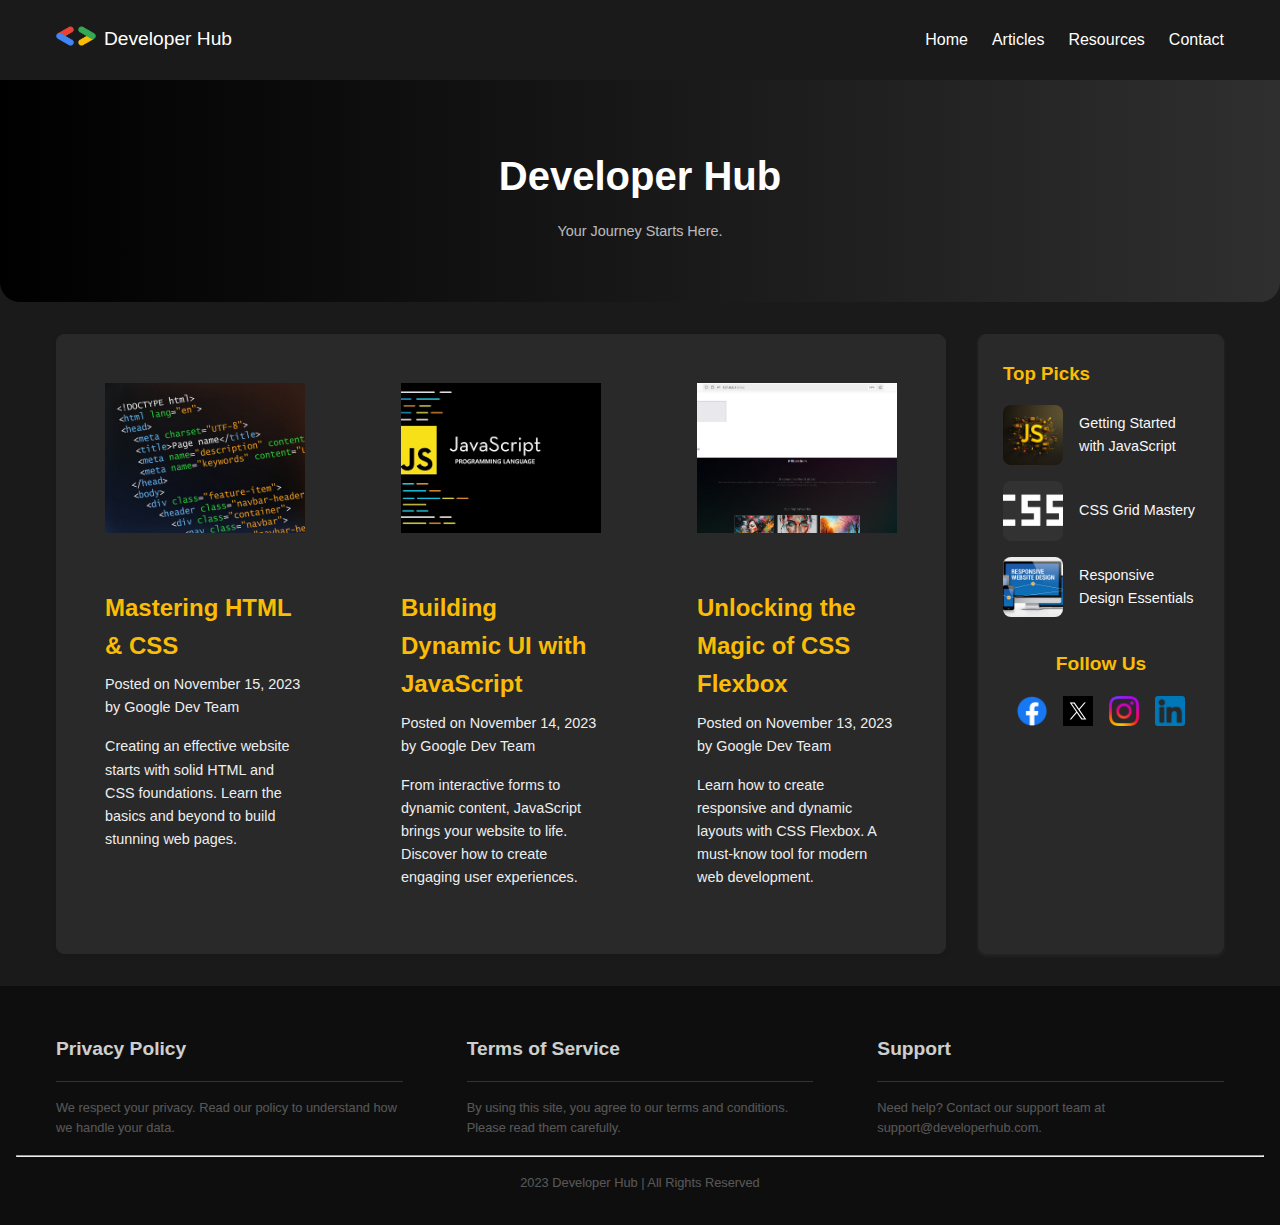
<file: Project/index.html>
<!DOCTYPE html>
<html lang="en">
  <head>
    <meta charset="UTF-8" />
    <meta name="viewport" content="width=device-width, initial-scale=1.0" />
    <title>Google-Themed Developer Hub</title>
    <link rel="stylesheet" href="style.css" />
  </head>
  <body>
    <div>
      <header>
        <nav class="navbar">
          <div class="navbar--container">
            <div class="logo-container">
              <div class="logo-img-container">
                <img src="assets/images/GDG-LOGO.png" alt="Developer Hub Logo" />
              </div>
              <p>Developer Hub</p>
            </div>
            <ul class="nav-links-container">
              <li><a href="#">Home</a></li>
              <li><a href="#">Articles</a></li>
              <li><a href="#">Resources</a></li>
              <li><a href="#">Contact</a></li>
            </ul>
          </div>
        </nav>
        <section class="header-banner-container">
          <h1>Developer Hub</h1>
          <p>Your Journey Starts Here.</p>
        </section>
      </header>

      <main class="main">
        <div class="main-posts">
          <article>
            <div>
              <div class="post-image">
                <img src="assets/images/post1.jpg" alt="HTML & CSS Code Snippet" />
              </div>
              <div class="post-content">
                <h2>Mastering HTML & CSS</h2>
                <p class="post-meta">Posted on November 15, 2023 by Google Dev Team</p>
                <p class = "post-meta">Creating an effective website starts with solid HTML and CSS foundations. Learn the basics and beyond to build stunning web pages.</p>
              </div>
            </div>

            <div>
              <div class="post-image">
                <img src="assets/images/post2.png" alt="JavaScript Code Snippet" />
              </div>
              <div class="post-content">
                <h2>Building Dynamic UI with JavaScript</h2>
                <p class="post-meta">Posted on November 14, 2023 by Google Dev Team</p>
                <p class = "post-meta">From interactive forms to dynamic content, JavaScript brings your website to life. Discover how to create engaging user experiences.</p>
              </div>
            </div>

            <div>
              <div class="post-image">
                <img src="assets/images/aside4.png" alt="CSS Flexbox Example" />
              </div>
              <div class="post-content">
                <h2>Unlocking the Magic of CSS Flexbox</h2>
                <p class="post-meta">Posted on November 13, 2023 by Google Dev Team</p>
                <p class = "post-meta">Learn how to create responsive and dynamic layouts with CSS Flexbox. A must-know tool for modern web development.</p>
              </div>
            </div>
          </article>
        </div>

        <aside class="sidebar">
          <div class="popular-posts-side">
            <h3>Top Picks</h3>
            <div class="popular-post">
              <img src="assets/images/aside1.jpg" alt="JavaScript Basics" />
              <a href="#">Getting Started with JavaScript</a>
            </div>
            <div class="popular-post">
              <img src="assets/images/aside2.png" alt="CSS Grid" />
              <a href="#">CSS Grid Mastery</a>
            </div>
            <div class="popular-post">
              <img src="assets/images/aside3.jpg" alt="Responsive Design" />
              <a href="#">Responsive Design Essentials</a>
            </div>
          </div>

          <div class="social-side">
            <h3>Follow Us</h3>
            <div>
              <a href="#"><img src="assets/images/facebook.png" alt="Facebook" /></a>
              <a href="#"><img src="assets/images/twitter.jpg" alt="Twitter" /></a>
              <a href="#"><img src="assets/images/instagram.png" alt="Instagram" /></a>
              <a href="#"><img src="assets/images/linkedin.png" alt="LinkedIn" /></a>
            </div>
          </div>
        </aside>
      </main>

      <footer class="footer">
        <div class="footer-content">
          <div class="footerBox">
            <h3>Privacy Policy</h3>
            <hr />
            <p>We respect your privacy. Read our policy to understand how we handle your data.</p>
          </div>
          <div class="footerBox">
            <h3>Terms of Service</h3>
            <hr />
            <p>By using this site, you agree to our terms and conditions. Please read them carefully.</p>
          </div>
          <div class="footerBox">
            <h3>Support</h3>
            <hr />
            <p>Need help? Contact our support team at support@developerhub.com.</p>
          </div>
        </div>
        <hr />
        <p>2023 Developer Hub | All Rights Reserved</p>
      </footer>
    </div>
  </body>
</html>
</file>
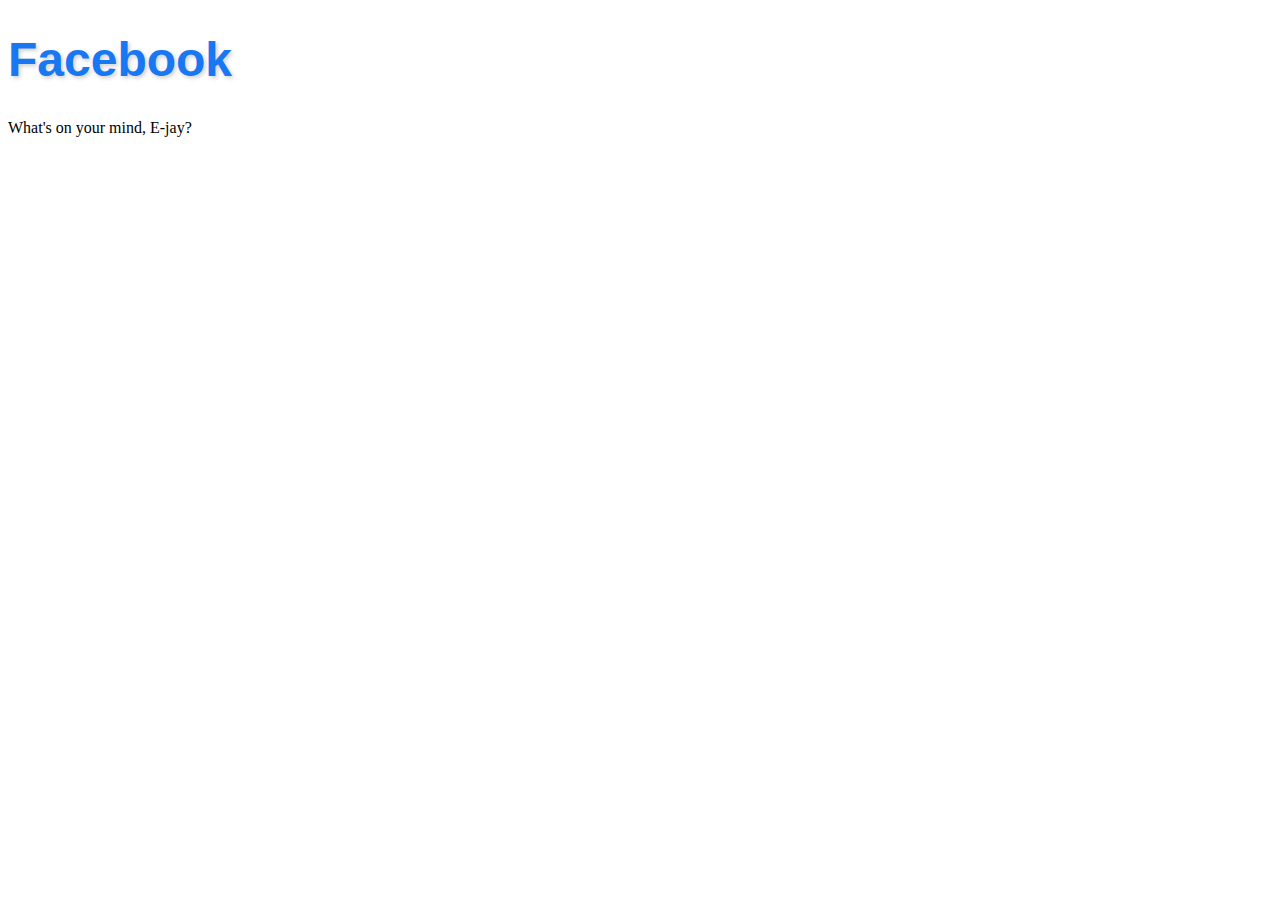
<file: Assigments-Exercises/CSS-Assigments/CSS-1/CSS1.html>
<!DOCTYPE html>

<html lang="en">

    <head>
        <meta charset="UTF-8">
        <meta name="viewport" content="width=device-width, initial-scale=1.0">
        <title>Facebook Logo Text</title>
        <link rel="stylesheet" href="./CSS1.css">
    </head>

    <body>
        <h1 class="facebook-text">Facebook</h1>
        <p>What's on your mind, E-jay?</p>
    </body>

</html>
</file>
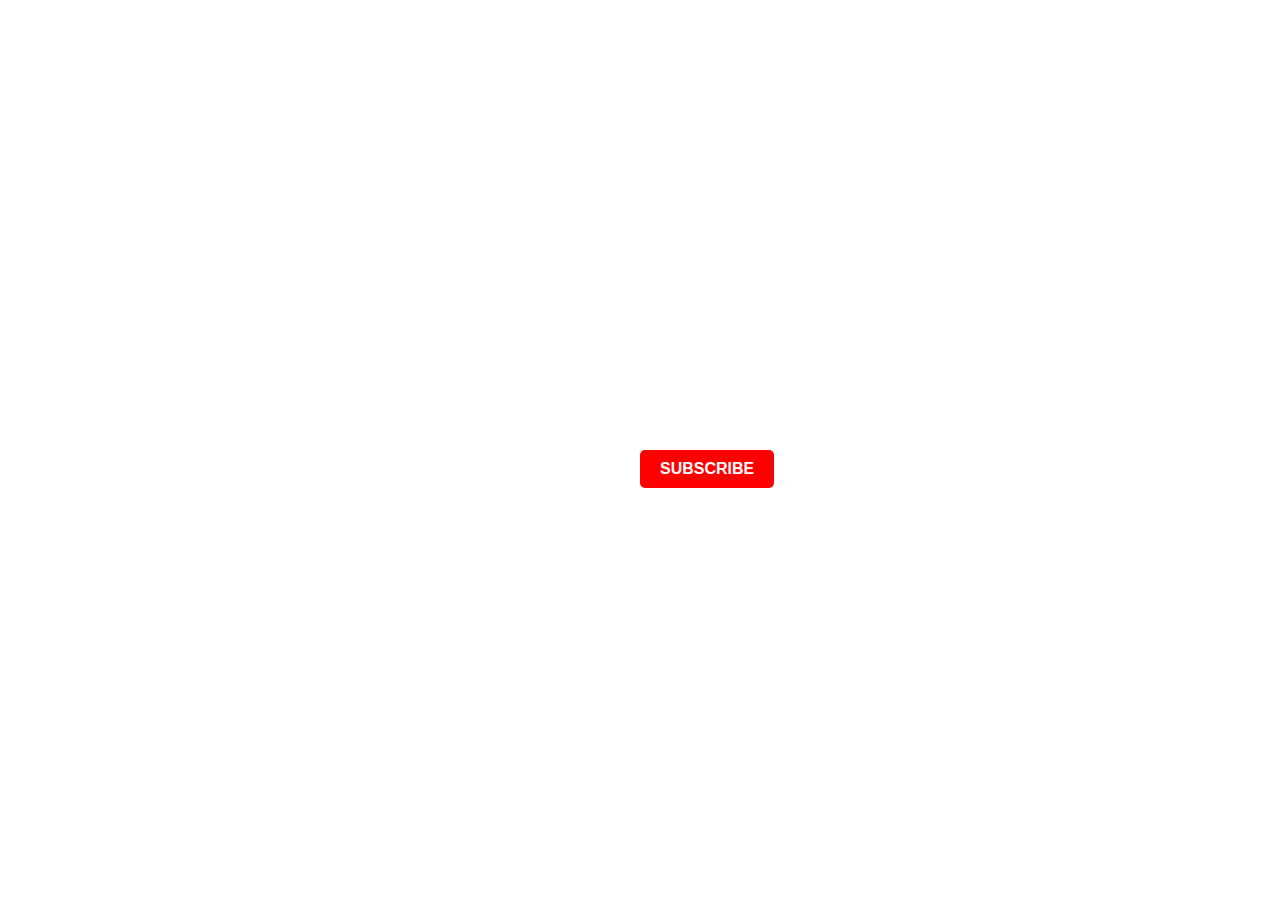
<file: Assigments-Exercises/CSS-Assigments/CSS-2/CSS2.html>
<!DOCTYPE html>
<html lang="en">
<head>
    <meta charset="UTF-8">
    <meta name="viewport" content="width=device-width, initial-scale=1.0">
    <link rel = "stylesheet" href = "CSS2.css">
    <link rel="preconnect" href="https://fonts.googleapis.com">
    <link rel="preconnect" href="https://fonts.gstatic.com" crossorigin>
    <link href="https://fonts.googleapis.com/css2?family=Roboto:ital,wght@0,100;0,300;0,400;0,500;0,700;0,900;1,100;1,300;1,400;1,500;1,700;1,900&display=swap" rel="stylesheet">
    <title>Button Styling</title>
</head>
<body>
    <div style =
    "position: absolute;
    left: 50%;
    right: 50%;
    top: 50%;">
        <button class = "subscribe-button">
            SUBSCRIBE
        </button>
    </div>
</body>
</html>
</file>
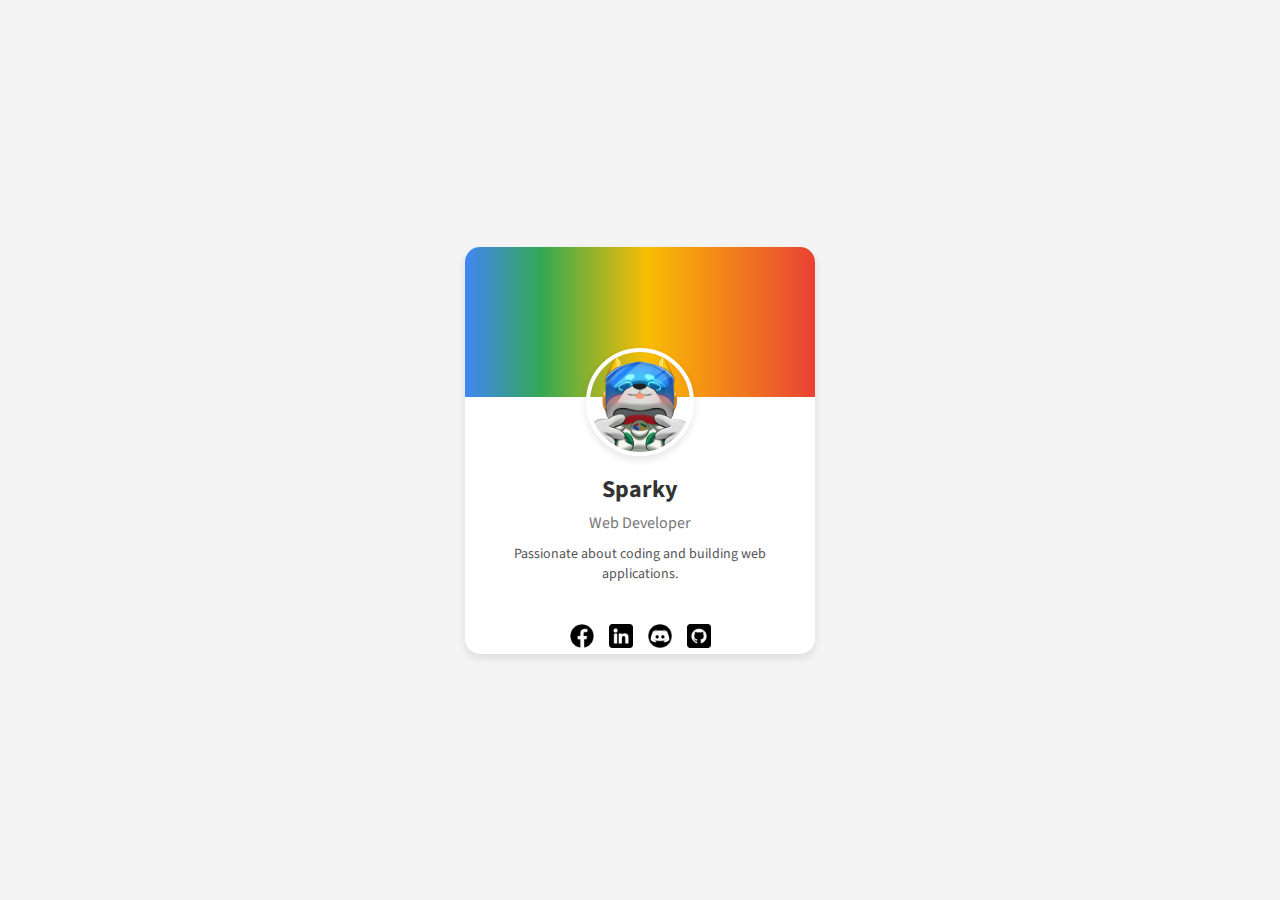
<file: Assigments-Exercises/CSS-Assigments/CSS-3/CSS3.html>
<!DOCTYPE html>
<html lang="en">
<head>
    <meta charset="UTF-8">
    <meta name="viewport" content="width=device-width, initial-scale=1.0">
    <title>Profile Card</title>
    <link rel="stylesheet" href="CSS3.css"> <!-- Link to your CSS file -->
    <link rel="preconnect" href="https://fonts.googleapis.com">
    <link rel="preconnect" href="https://fonts.gstatic.com" crossorigin>
    <link href="https://fonts.googleapis.com/css2?family=Source+Sans+3:ital,wght@0,200..900;1,200..900&display=swap" rel="stylesheet">
</head>
<body>
    <div class="profile-card">
        <div class="cover-photo">
            <img src="./images/cover-photo.png" alt="Cover Photo">
        </div>
        <div class="profile-content">
            <div class="profile-picture">
                <img src="./images/sparky-profile.png" alt="Profile Picture">
            </div>
            <div class="profile-info">
                <h2>Sparky</h2>
                <p class="title">Web Developer</p>
                <p class="bio">Passionate about coding and building web applications.</p>
            </div>
        </div>
        <div class="social">
            <ul>
                <li><a href="https://facebook.com" target="_blank"><img src="images/facebook.png" alt="Facebook"></a></li>
                <li><a href="https://linkedin.com" target="_blank"><img src="images/linkedin.png" alt="LinkedIn"></a></li>
                <li><a href="https://discord.com" target="_blank"><img src="images/discord (1).png" alt="Discord"></a></li>
                <li><a href="https://github.com" target="_blank"><img src="images/github.png" alt="GitHub"></a></li>
            </ul>
        </div>        
    </div>
</body>
</html>
</file>
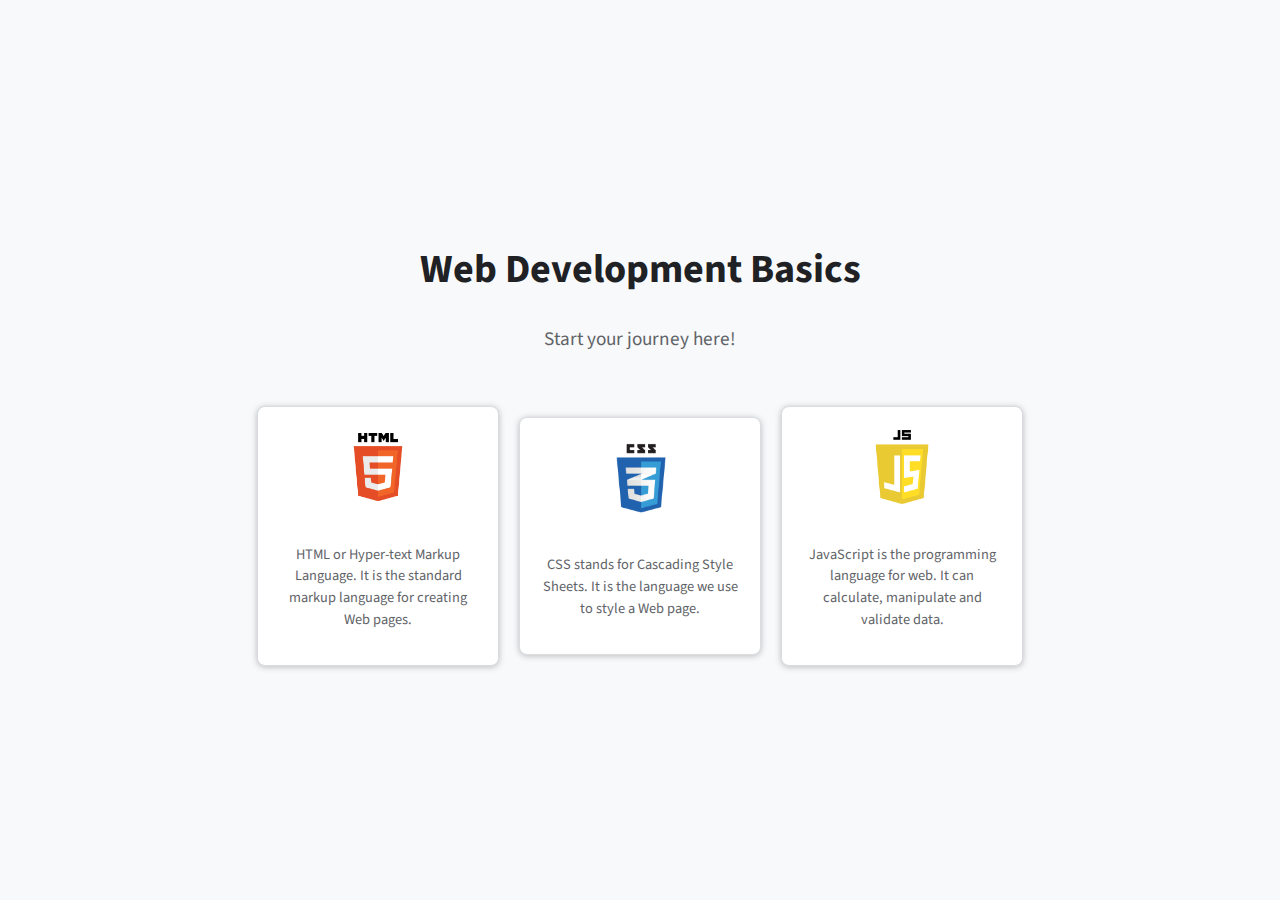
<file: Assigments-Exercises/CSS-Assigments/CSS-4/CSS4.html>
<!DOCTYPE html>
<html lang="en">
<head>
    <meta charset="UTF-8">
    <meta name="viewport" content="width=device-width, initial-scale=1.0">
    <link rel="stylesheet" href="CSS4.css">
    <link rel="preconnect" href="https://fonts.googleapis.com">
    <link rel="preconnect" href="https://fonts.gstatic.com" crossorigin>
    <link href="https://fonts.googleapis.com/css2?family=Source+Sans+3:ital,wght@0,200..900;1,200..900&display=swap" rel="stylesheet">
    <title>Flexbox Layout</title>
</head>
<body>
    <h1>Web Development Basics</h1>
    <p id="subtitle">Start your journey here!</p>

    <div class="flexboxContainer">

            <div id = "box1">
                <a href="https://www.w3schools.com/html/html_intro.asp" target="_blank">

                    <img src="./images/logoHtml.png" alt="html logo.png">
                    <p>HTML or Hyper-text Markup Language. It is the standard markup language for creating Web pages.</p>
                </a>
            </div>

            <div id = "box2">
                <a href="https://www.w3schools.com/css/default.asp" target="_blank">

                    <img src="./images/logoCss.png" alt="html logo.png">
                    <p>CSS stands for Cascading Style Sheets. It is the language we use to style a Web page.</p>
                </a>
            </div>

            <div id = "box3">
                <a href="https://www.w3schools.com/js/default.asp" target="_blank">
                    <img src="./images/logoJs.png" alt="html logo.png">
                    <p>JavaScript is the programming language for web. It can calculate, manipulate and validate data.</p>
                </a>
            </div>
            
    </div>
        
</body>
</html>
</file>
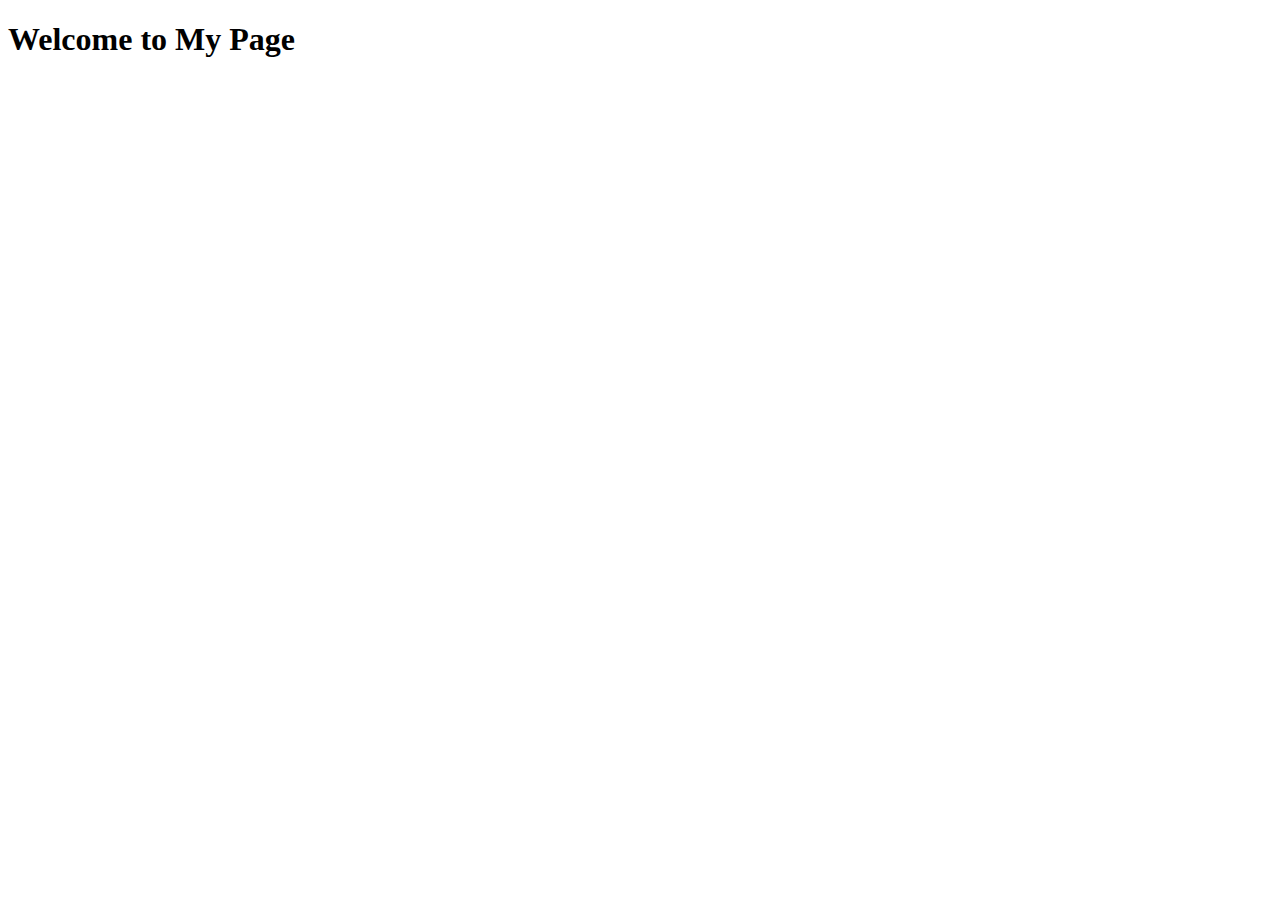
<file: Assigments-Exercises/HTML-Assigments/HTML-1/HTML-1.html>
<!DOCTYPE html>
<html lang="en">
<head>
    <meta charset="UTF-8">
    <meta name="viewport" content="width=device-width, initial-scale=1.0">
    <title>Welcome to My Page</title>
</head>
<body>
    <h1>Welcome to My Page</h1>
</body>
</html>
</file>
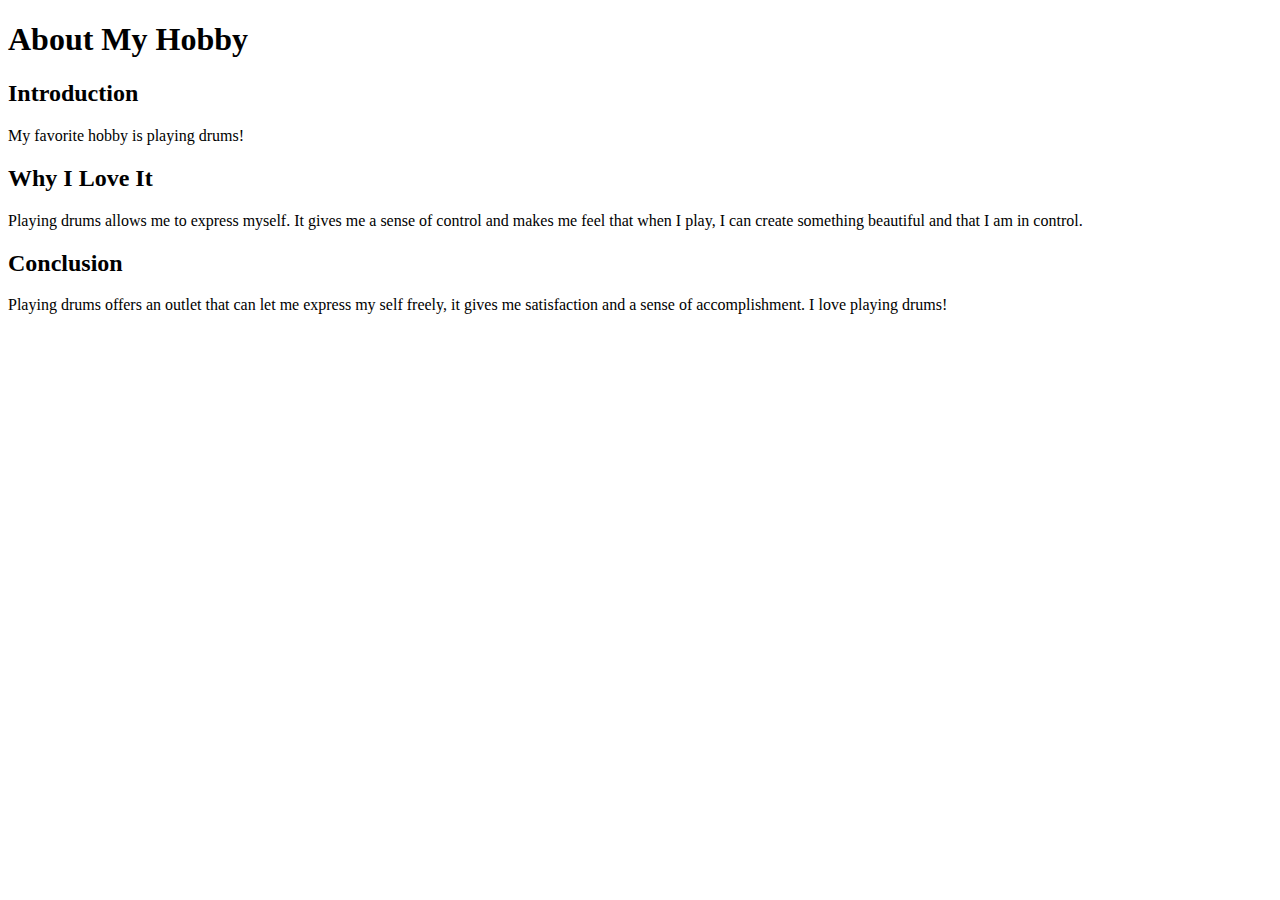
<file: Assigments-Exercises/HTML-Assigments/HTML-2/HTML-2.html>
<!DOCTYPE html>
<html lang="en">
<head>
    <meta charset="UTF-8">
    <meta name="viewport" content="width=device-width, initial-scale=1.0">
    <title>About My Hobby</title>
</head>
<body>
    <h1>About My Hobby</h1>
    
    <h2>Introduction</h2>
    <p>My favorite hobby is playing drums!</p>
    
    <h2>Why I Love It</h2>
    <p>Playing drums allows me to express myself. It gives me a sense of control and makes me feel that
        when I play, I can create something beautiful and that I am in control.</p>
    
    <h2>Conclusion</h2>
    <p>Playing drums offers an outlet that can let me express my self freely, it gives me satisfaction
        and a sense of accomplishment. I love playing drums!
    </p>
</body>
</html>
</file>
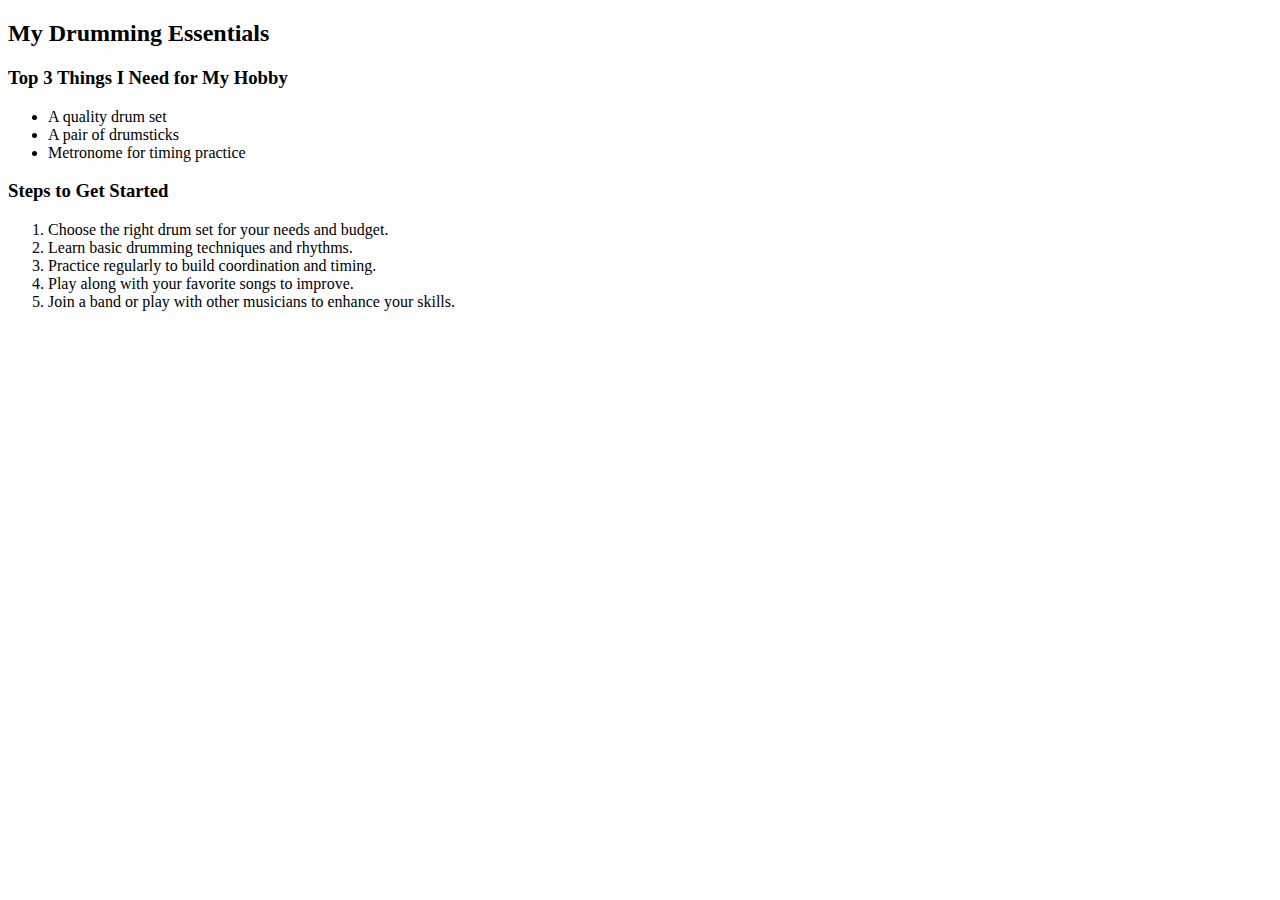
<file: Assigments-Exercises/HTML-Assigments/HTML-4/HTML-4.html>
<!DOCTYPE html>
<html lang="en">
<head>
    <meta charset="UTF-8">
    <meta name="viewport" content="width=device-width, initial-scale=1.0">
    <title>Lists for My Hobby</title>
</head>
<body>
    <h2>My Drumming Essentials</h2>
    
    <h3>Top 3 Things I Need for My Hobby</h3>
    <ul>
        <li>A quality drum set</li>
        <li>A pair of drumsticks</li>
        <li>Metronome for timing practice</li>
    </ul>
    
    <h3>Steps to Get Started</h3>
    <ol>
        <li>Choose the right drum set for your needs and budget.</li>
        <li>Learn basic drumming techniques and rhythms.</li>
        <li>Practice regularly to build coordination and timing.</li>
        <li>Play along with your favorite songs to improve.</li>
        <li>Join a band or play with other musicians to enhance your skills.</li>
    </ol>
</body>
</html>
</file>
<file: Assigments-Exercises/CSS-Assigments/CSS-1/CSS1.css>
.facebook-text {
    font-family: Arial, sans-serif;
    font-size: 48px;
    font-weight: bold;
    color: #1877F2; /* Facebook blue */
    text-shadow: 2px 2px 4px rgba(0, 0, 0, 0.2);
}
</file>
<file: Assigments-Exercises/CSS-Assigments/CSS-2/CSS2.css>
.subscribe-button {
    background-color: #FF0000; /* YouTube red */
    color: white;
    font-size: 16px;
    font-weight: bold;
    padding: 10px 20px;
    border: none;
    border-radius: 5px;
    cursor: pointer;
    transition: background-color 0.3s ease;
}

.subscribe-button:hover {
    background-color: #CC0000; /* Darker red on hover */
}
</file>
<file: Assigments-Exercises/CSS-Assigments/CSS-3/CSS3.css>
/* Body */
body {
    margin: 0;
    padding: 0;
    font-family: 'Source Sans 3', sans-serif;
    background-color: #f4f4f4;
    display: flex;
    justify-content: center;
    align-items: center;
    height: 100vh;
}

/* Profile Card */
.profile-card {
    width: 350px;
    background-color: #fff;
    border-radius: 15px;
    box-shadow: 0 4px 8px rgba(0, 0, 0, 0.1);
    overflow: hidden;
    text-align: center;
}

/* Cover Photo */
.cover-photo img {
    width: 100%;
    height: 150px;
    object-fit: cover;
}

/* Profile Content */
.profile-content {
    position: relative;
    padding: 20px;
}

/* Profile Picture */
.profile-picture img {
    width: 100px;
    height: 100px;
    border-radius: 50%;
    border: 4px solid #fff;
    margin-top: -75px;
    object-fit: cover;
    box-shadow: 0 4px 8px rgba(0, 0, 0, 0.1);
}

/* Profile Info */
.profile-info h2 {
    margin: 10px 0 5px;
    font-size: 24px;
    color: #333;
}

.profile-info .title {
    font-size: 16px;
    color: #777;
    margin: 0 0 10px;
}

.profile-info .bio {
    font-size: 14px;
    color: #555;
    margin: 0 0 20px;
}

/* Social Links */
.social ul {
    list-style: none;
    padding: 0;
    margin: 0;
    display: flex;
    justify-content: center;
    gap: 15px;
}

.social a {
    text-decoration: none;
    display: inline-block;
    transition: transform 0.3s ease;
}

.social a:hover {
    transform: scale(1.1);
}

.social img {
    width: 24px;
    height: 24px;
}
</file>
<file: Assigments-Exercises/CSS-Assigments/CSS-4/CSS4.css>
@import url('https://fonts.googleapis.com/css2?family=Bebas+Neue&family=Montserrat:ital,wght@0,100..900;1,100..900&display=swap');


body {
    margin: 0;
    padding: 0;
    box-sizing: border-box;
}

body {
    font-family: 'Source Sans 3', sans-serif;
    display: flex;
    flex-direction: column;
    align-items: center;
    justify-content: center;
    height: 100vh;
    background-color: #f8f9fa;
}

h1 {
    font-size: 2.5rem;
    margin-bottom: 0.5rem;
    color: #202124;
}

#subtitle {
    font-size: 1.2rem;
    color: #5f6368;
    margin-bottom: 2rem;
}

.flexboxContainer {
    display: flex;
    justify-content: center;
    align-items: center;
    gap: 20px;
    flex-wrap: wrap;
    max-width: 800px;
    padding: 20px;
}

#box1, #box2, #box3 {
    background-color: #ffffff;
    border: 1px solid #dadce0;
    border-radius: 8px;
    padding: 20px;
    text-align: center;
    width: 200px;
    box-shadow: 0 1px 6px rgba(32, 33, 36, 0.28);
    transition: transform 0.2s ease-in-out;
}

#box1:hover, #box2:hover, #box3:hover {
    transform: translateY(-5px);
}

img {
    width: 80px;
    height: 80px;
    margin-bottom: 1rem;
}

p {
    font-size: 0.9rem;
    color: #5f6368;
    line-height: 1.5;
}

a {
    text-decoration: none;
    color: inherit;
}
</file>
<file: Project/style.css>
/* General Reset */
* {
  margin: 0;
  padding: 0;
  box-sizing: border-box;
}

body {
  font-family: 'Roboto', sans-serif;
  line-height: 1.6;
  color: #333;
  background-color: #1a1a1a;
  scroll-behavior: smooth;
}

/* Navigation Bar Styling */
.navbar {
  background-color: #1a1a1a;
  color: #fff;
  padding: 1rem 0;
  box-shadow: 0 2px 4px rgba(0, 0, 0, 0.1);
}

.navbar--container {
  display: flex;
  justify-content: space-between;
  align-items: center;
  max-width: 1200px;
  margin: 0 auto;
  padding: 0 1rem;
}

.logo-container {
  display: flex;
  align-items: center;
  gap: 0.5rem;
}

.logo-img-container img {
  width: 40px;
  height: 40px;
  border-radius: 50%;
  object-fit: cover;
}

.logo-container p {
  font-size: 1.2rem;
  font-weight: 500;
  color: #fff;
}

.nav-links-container {
  display: flex;
  gap: 1.5rem;
  list-style: none;
}

.nav-links-container a {
  color: #fff;
  text-decoration: none;
  font-weight: 500;
  transition: color 0.3s ease;
}

.nav-links-container a:hover {
  color: #fbbc05;
}

/* Header Banner Styling */
.header-banner-container {
  background: linear-gradient(to left, #302f2f, #000000);
  color: #fff;
  text-align: center;
  padding: 4rem 1rem;
  border-radius: 0 0 20px 20px;
}

.header-banner-container h1 {
  font-size: 2.5rem;
  font-weight: 700;
  margin-bottom: 1rem;
}

.header-banner-container p {
  font-size: 0.9rem;
  max-width: 600px;
  margin: 0 auto;
  line-height: 1;
  opacity: 0.7;
}

/* Main Section */
.main {
  display: flex;
  gap: 2rem;
  max-width: 1200px;
  margin: 2rem auto;
  padding: 0 1rem;
}

.main-posts {
  flex: 3;
  display: flex;
  flex-direction: column;
  gap: 2rem;
}

.main-posts article {
  display: flex;
  background-color: #292929;
  border: 1px solid #292929;
  border-radius: 8px;
  overflow: hidden;
  box-shadow: 0 2px 4px rgba(0, 0, 0, 0.1);
}

.main-posts article img {
  width: 200px;
  height: 150px;
  object-fit: cover;
}

.main-posts article div {
  padding: 1.5rem;
}

.main-posts h2 {
  font-size: 1.5rem;
  color: #fbbc05;
  margin-bottom: 0.5rem;
}

.post-meta {
  font-size: 0.9rem;
  color: #eeeeee;
  margin-bottom: 1rem;
}

.sidebar {
  flex: 1; /* Sidebar takes 1 part of the available space */
  background-color: #292929;
  border: 1px solid #292929;
  border-radius: 8px;
  padding: 1.5rem;
  box-shadow: 0 2px 4px rgba(151, 151, 151, 0.1);
}

.sidebar h3 {
  color: #fbbc05;
  margin-bottom: 1rem;
}

/* Responsive Design */
@media (max-width: 768px) {
  main {
    flex-direction: column; /* Stack main content and sidebar vertically on smaller screens */
  }

  .sidebar {
    margin-top: 2rem; /* Add space between main content and sidebar when stacked */
  }
}

.popular-post {
  display: flex;
  align-items: center;
  margin-bottom: 1rem;
}

.popular-post img {
  width: 60px;
  height: 60px;
  border-radius: 8px;
  object-fit: cover;
  margin-right: 1rem;
}

.popular-post a {
  text-decoration: none;
  color: #f8f8f8;
  font-size: 0.9rem;
  transition: color 0.3s ease;
}

.popular-post a:hover {
  color: #fbbc05;
}

.social-side {
  margin-top: 2rem;
  text-align: center; /* Center align the content */
}

.social-side h3 {
  color: #fbbc05; /* Set the heading color to #fbbc05 */
  margin-bottom: 1rem;
  font-size: 1.2rem; /* Adjust font size for better readability */
}

.social-side div {
  display: flex;
  justify-content: center; /* Center the social icons horizontally */
  gap: 1rem; /* Add space between the icons */
}

.social-side a {
  text-decoration: none; /* Remove underline from links */
  transition: opacity 0.3s ease; /* Add a smooth hover effect */
}

.social-side a:hover {
  opacity: 0.8; /* Reduce opacity on hover for a subtle effect */
}

.social-side img {
  width: 30px; /* Set a fixed size for the icons */
  height: 30px;
  object-fit: cover; /* Maintain aspect ratio */
}

/* Footer Styling */
.footer {
  background-color: #0e0e0e;
  color: #fff;
  padding: 2rem 1rem;
  margin-top: 2rem;
  text-align: center;
}

.footer-content {
  display: flex;
  flex-wrap: wrap;
  justify-content: space-around;
  gap: 2rem;
  max-width: 1200px;
  margin: 0 auto;
}

.footerBox {
  flex: 1;
  min-width: 250px;
  text-align: left;
  padding: 1rem;
}

.footerBox h3 {
  font-size: 1.2rem;
  color: #ffffff;
  margin-bottom: 1rem;
  opacity: 0.8;
}

.footerBox hr {
  border: 0;
  height: 1px;
  background-color: #333;
  margin: 1rem 0;
}

.footerBox p {
  font-size: 0.9rem;
  color: #ffffff;
  opacity: 0.6;
  line-height: 1.6;
}

.footer p:last-child {
  margin-top: 1rem;
  color: #ffffff;
  opacity: 0.3;
  font-size: 0.8rem;
}
/* Responsive Design */
@media (max-width: 768px) {
  .navbar--container {
    flex-direction: column;
    text-align: center;
  }

  .nav-links-container {
    flex-direction: column;
    gap: 1rem;
  }

  .header-banner-container h1 {
    font-size: 2rem;
  }

  .header-banner-container p {
    font-size: 1rem;
  }

  .main {
    flex-direction: column;
  }

  .main-posts article {
    flex-direction: column;
    align-items: center;
    text-align: center;
  }

  .main-posts article img {
    width: 100%;
    height: auto;
  }

  .main-posts p {
    font-size: 0.9rem;
  }

  .footer-content {
    flex-direction: column;
    text-align: center;
  }
}
</file>
